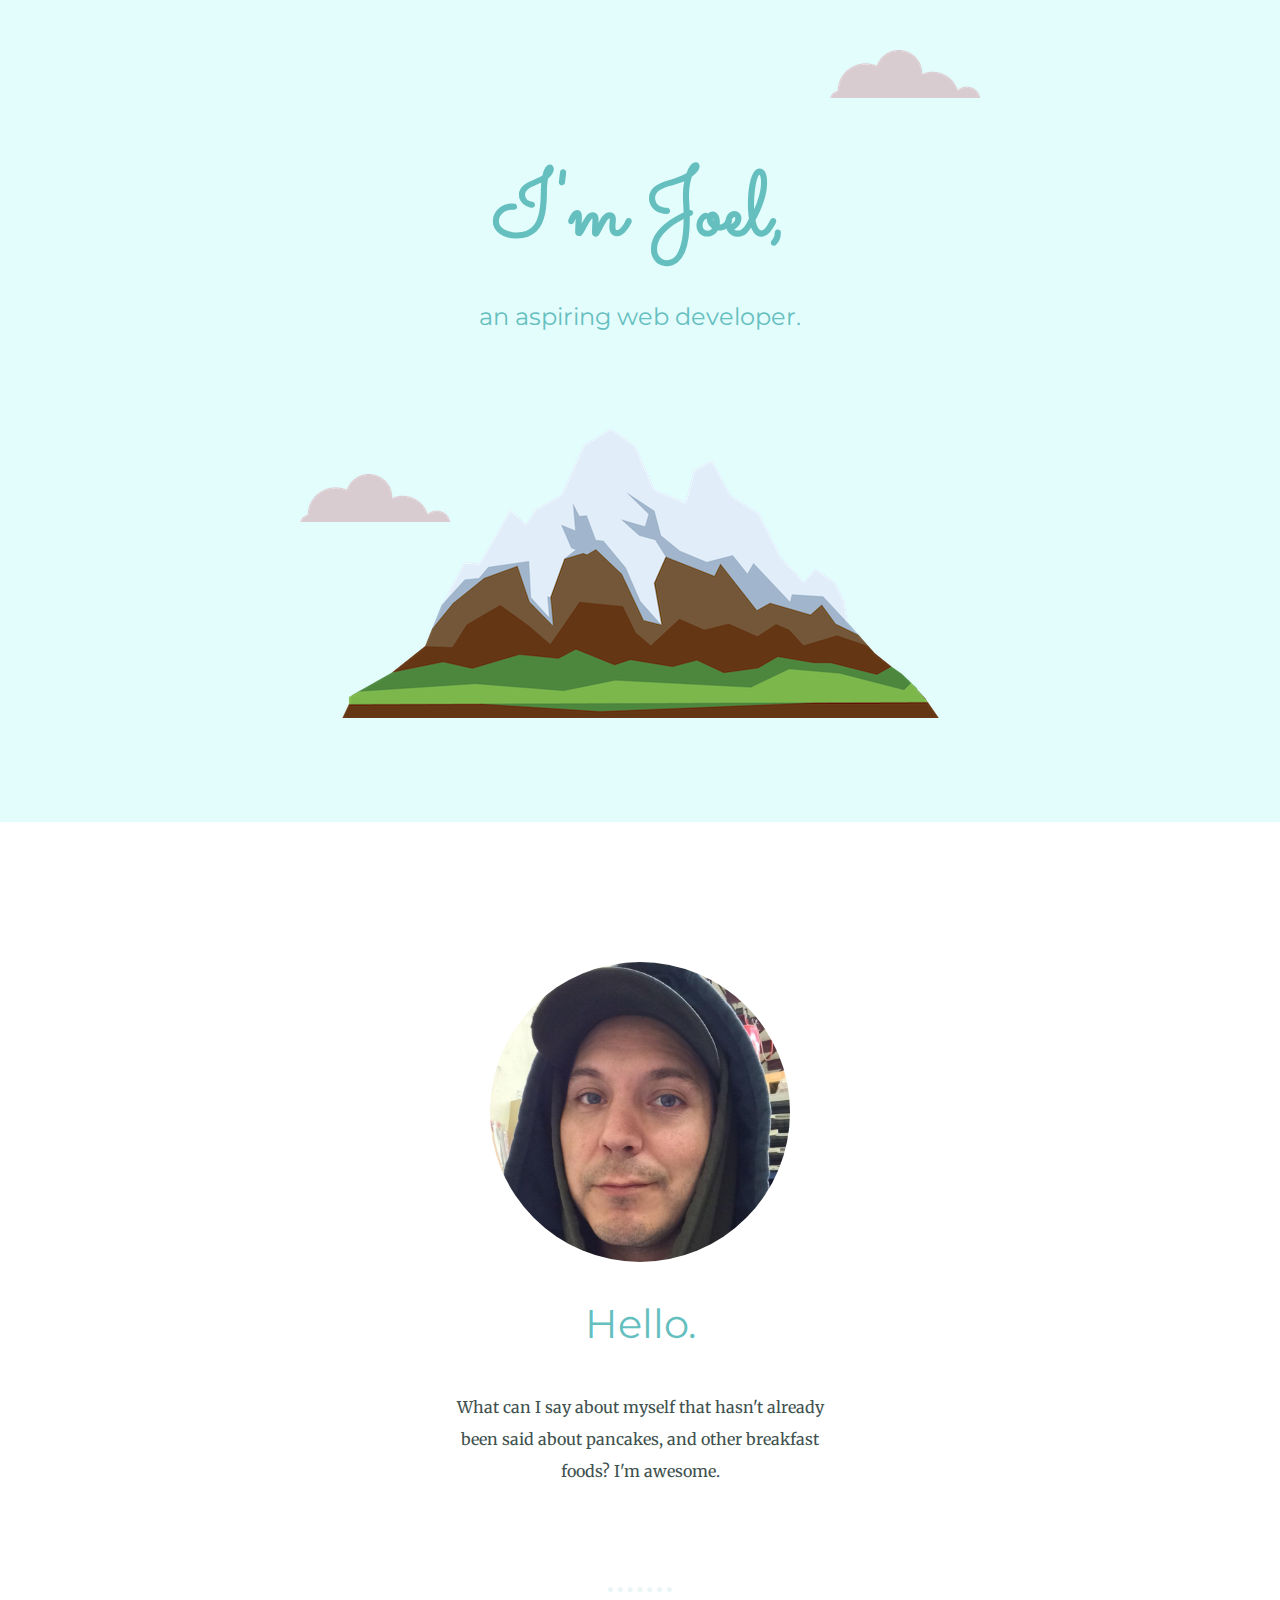
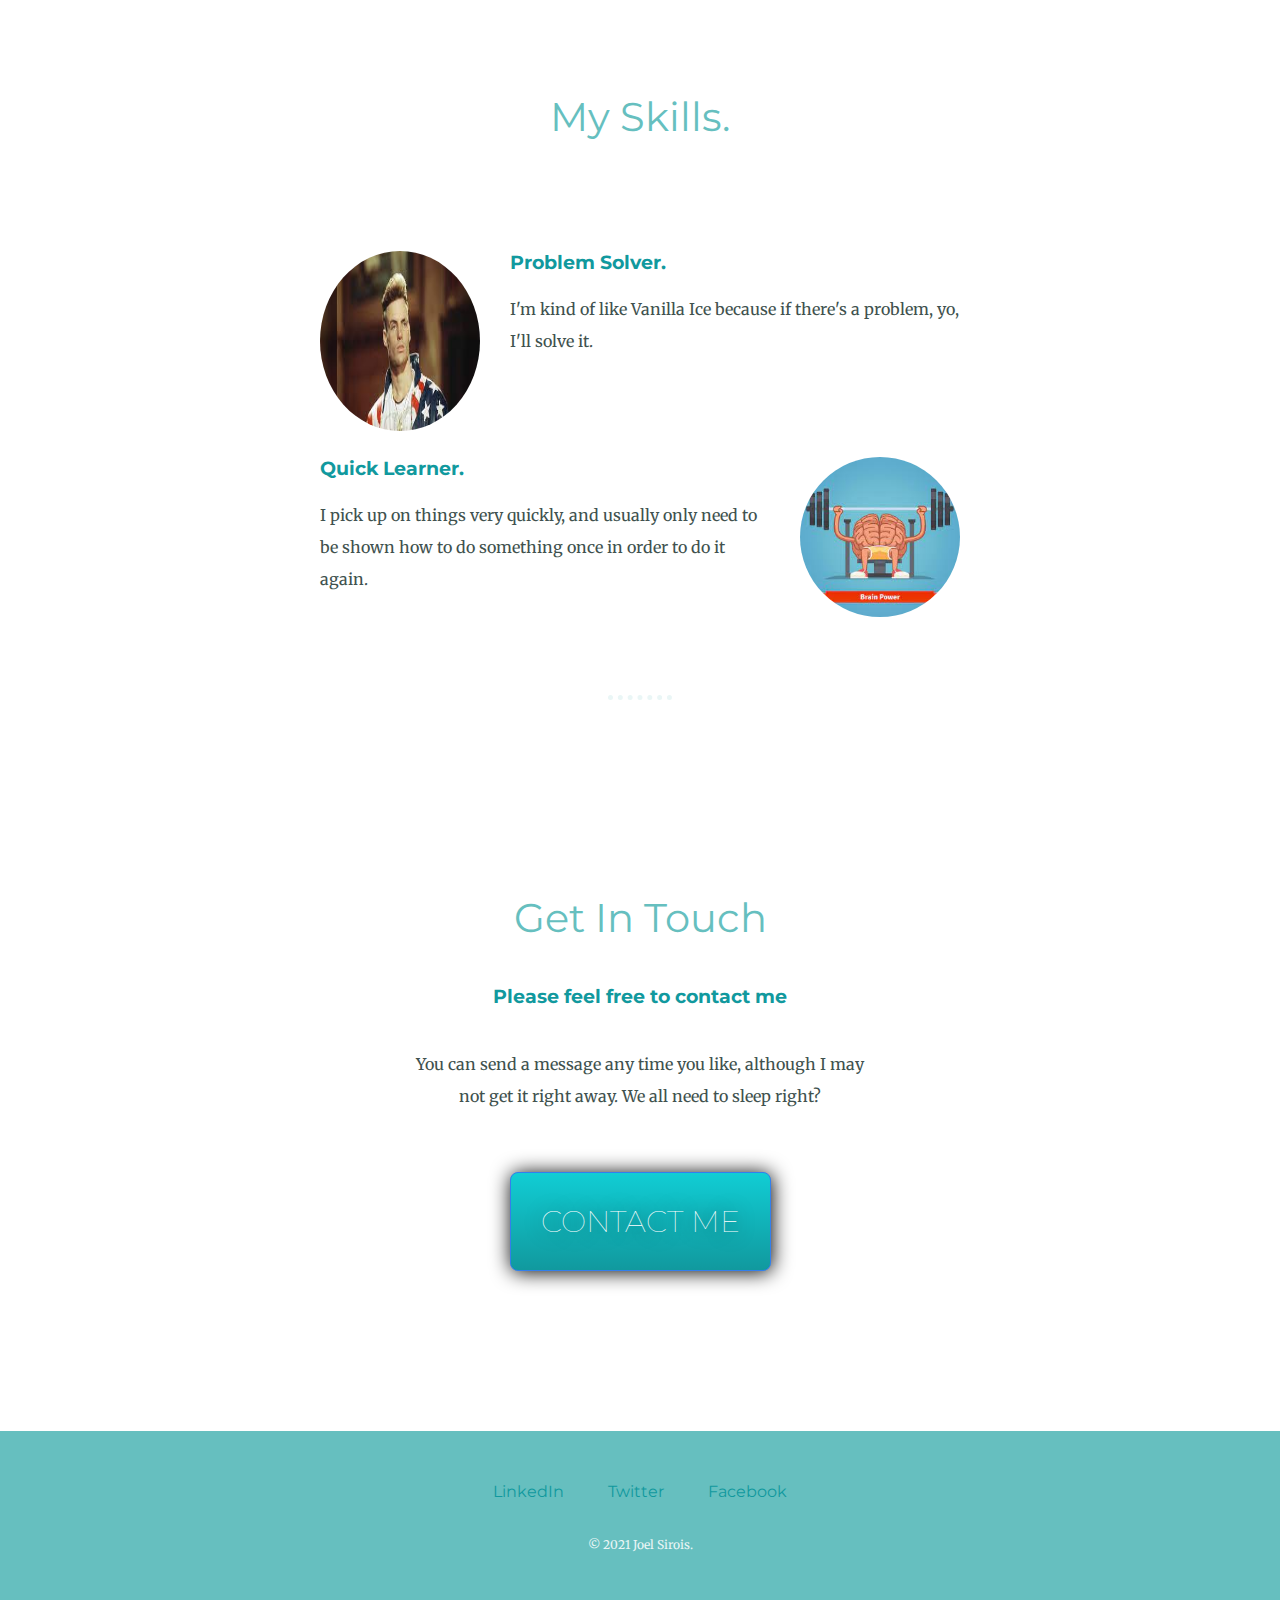
<file: index.html>
<!DOCTYPE html>
<html lang="en">
    <head>

      <meta charset="UTF-8">
      <meta name="viewport" content="width=device-width, initial-scale=1.0">
      <meta http-equiv="X-UA-Compatible" content="ie=edge">
      <title>Joel Sirois</title>
      <link rel="stylesheet" href="css/styles.css">
      <link rel="icon" href="favicon.ico">
      <link href="https://fonts.googleapis.com/css2?family=Merriweather&family=Montserrat&family=Sacramento&display=swap" rel="stylesheet">

    </head>

    <body>

      <div class="top-container">

        <img class="top-cloud" src="images/cloud.png" alt="cloud-img">
        <h1>I'm Joel,</h1>
        <h2 class="heading">an aspiring web developer.</h2>
        <img class="bottom-cloud" src="images/cloud.png" alt="cloud-img">
        <img src="images/mountain.png" alt="mountain-img">

      </div>

      <div class="middle-container">
        <div class="profile">
          <img src="images/me.jpg" alt="profile-picture">
          <h2>Hello.</h2>
          <p class="intro">What can I say about myself that hasn't already been said about pancakes, and other breakfast foods? I'm awesome.</p>
        </div>
        <hr>
        <div class="skills">
          <h2>My Skills.</h2>
          <div class="skill-row">
            <img class="van-ice" src="images/VanillaIce.jpg" alt="Vanilla-Ice">
            <h3>Problem Solver.</h3>
            <p>I'm kind of like Vanilla Ice because if there's a problem, yo, I'll solve it.</p>
          </div>
          <div class="skill-row">
            <img class="quick-learner" src="images/quickLearner.jpg" alt="brain-power">
            <h3>Quick Learner.</h3>
            <p>I pick up on things very quickly, and usually only need to be shown how to do something once in order to do it again.</p>
          </div>
        </div>
        <hr>
        <div class="contact-me">
          <h2>Get In Touch</h2>
          <h3>Please feel free to contact me</h3>
          <p class="contact-message">You can send a message any time you like, although I may not get it right away. We all need to sleep right?</p>
          <a class="btn" href="mailto:meditativethot@hotmail.com">CONTACT ME</a>
        </div>
      </div>

        <div class="bottom-container">
          <a class="footer-link" href="https://www.linkedin.com/">LinkedIn</a>
          <a class="footer-link" href="https://twitter.com/meditativethot">Twitter</a>
          <a class="footer-link" href="https://www.facebook.com/joel.s.sirois">Facebook</a>
          <p class="copy">© 2021 Joel Sirois.</p>
        </div>

    </body>

</html>
</file>
<file: css/styles.css>
body {
  color: #40514E;
  margin: 0;
  text-align: center;
  font-family: "Merriweather", serif;
}

p {
  line-height: 2;
}

.top-container {
  background-color: #E3FDFD;
  position: relative;
  padding: 100px;
}

h1 {
  margin: 50px auto 0 auto;
  font-family: "Sacramento", cursive;
  font-size: 5.625rem;
  color: #66BFBF;
}

h2 {
  font-family: 'Montserrat', sans-serif;
  font-size: 2.5rem;
  color: #66BFBF;
  font-weight: normal;
  padding-bottom: 10px;
}

h3 {
  font-family: 'Montserrat', sans-serif;
  color: #11999E;
}

.intro {
  width: 30%;
  margin: auto;
}

.middle-container {
    margin: 100px 0;
}

.bottom-container {
    background-color: #66BFBF;
    padding: 50px 0 20px;
}

.bottom-cloud {
  position: absolute;
  left: 300px;
  bottom: 300px;
}

.top-cloud {
  position: absolute;
  right: 300px;
  top: 50px;
}

.footer-link {
  color: #11999E;
  margin: 10px 20px;
  font-family: 'Montserrat', sans-serif;
  text-decoration: none;
}

a:hover {
  color: #eaf6f6;
}

.copy {
  color: #EAF6F6;
  font-size: .75em;
  padding: 20px 0;
}

.heading {
  font-size: 1.5em;
  font-weight: normal;
}

.profile img {
  height: 300px;
  width: 300px;
  border-radius: 50%;
  margin-top: 40px;
}

.skill-row {
  width: 50%;
  text-align: left;
  margin: 100px auto 100px;
}

.van-ice {
  height: 180px;
  width: 25%;
  border-radius: 100%;
  float: left;
  margin: 0 30px 0 0;
}

.quick-learner {
  width: 25%;
  border-radius: 100%;
  float: right;
  margin-left: 30px;
}

hr {
  border-style: dotted none none;
  border-color: #EAF6F6;
  border-width: 5px;
  width: 5%;
  margin: 100px auto;
}

.contact-me {
  padding: 60px;
}

.contact-message {
  width: 40%;
  margin: 40px auto 60px;
}

.btn {
   background: #11CDD4;
   background-image: -webkit-linear-gradient(top, #11CDD4, #11999E);
   background-image: -moz-linear-gradient(top, #11CDD4, #11999E);
   background-image: -ms-linear-gradient(top, #11CDD4, #11999E);
   background-image: -o-linear-gradient(top, #11CDD4, #11999E);
   background-image: -webkit-gradient(to bottom, #11CDD4, #11999E);
   -webkit-border-radius: 8px;
   -moz-border-radius: 8px;
   border-radius: 8px;
   color: #FFFFFF;
   font-family: 'Montserrat', sans-serif;
   font-size: 30px;
   font-weight: 100;
   padding: 30px;
   -webkit-box-shadow: 1px 1px 20px 0 #000000;
   -moz-box-shadow: 1px 1px 20px 0 #000000;
   box-shadow: 1px 1px 20px 0 #000000;
   text-shadow: 1px 1px 20px #000000;
   border: solid #337FED 1px;
   text-decoration: none;
   display: inline-block;
   cursor: pointer;
   text-align: center;
}

.btn:hover {
   border: solid #337FED 1px;
   background: #30E3CB;
   background-image: -webkit-linear-gradient(top, #30E3CB, #2BC4AD);
   background-image: -moz-linear-gradient(top, #30E3CB, #2BC4AD);
   background-image: -ms-linear-gradient(top, #30E3CB, #2BC4AD);
   background-image: -o-linear-gradient(top, #30E3CB, #2BC4AD);
   background-image: -webkit-gradient(to bottom, #30E3CB, #2BC4AD);
   -webkit-border-radius: 8px;
   -moz-border-radius: 8px;
   border-radius: 8px;
   text-decoration: none;
}
</file>
